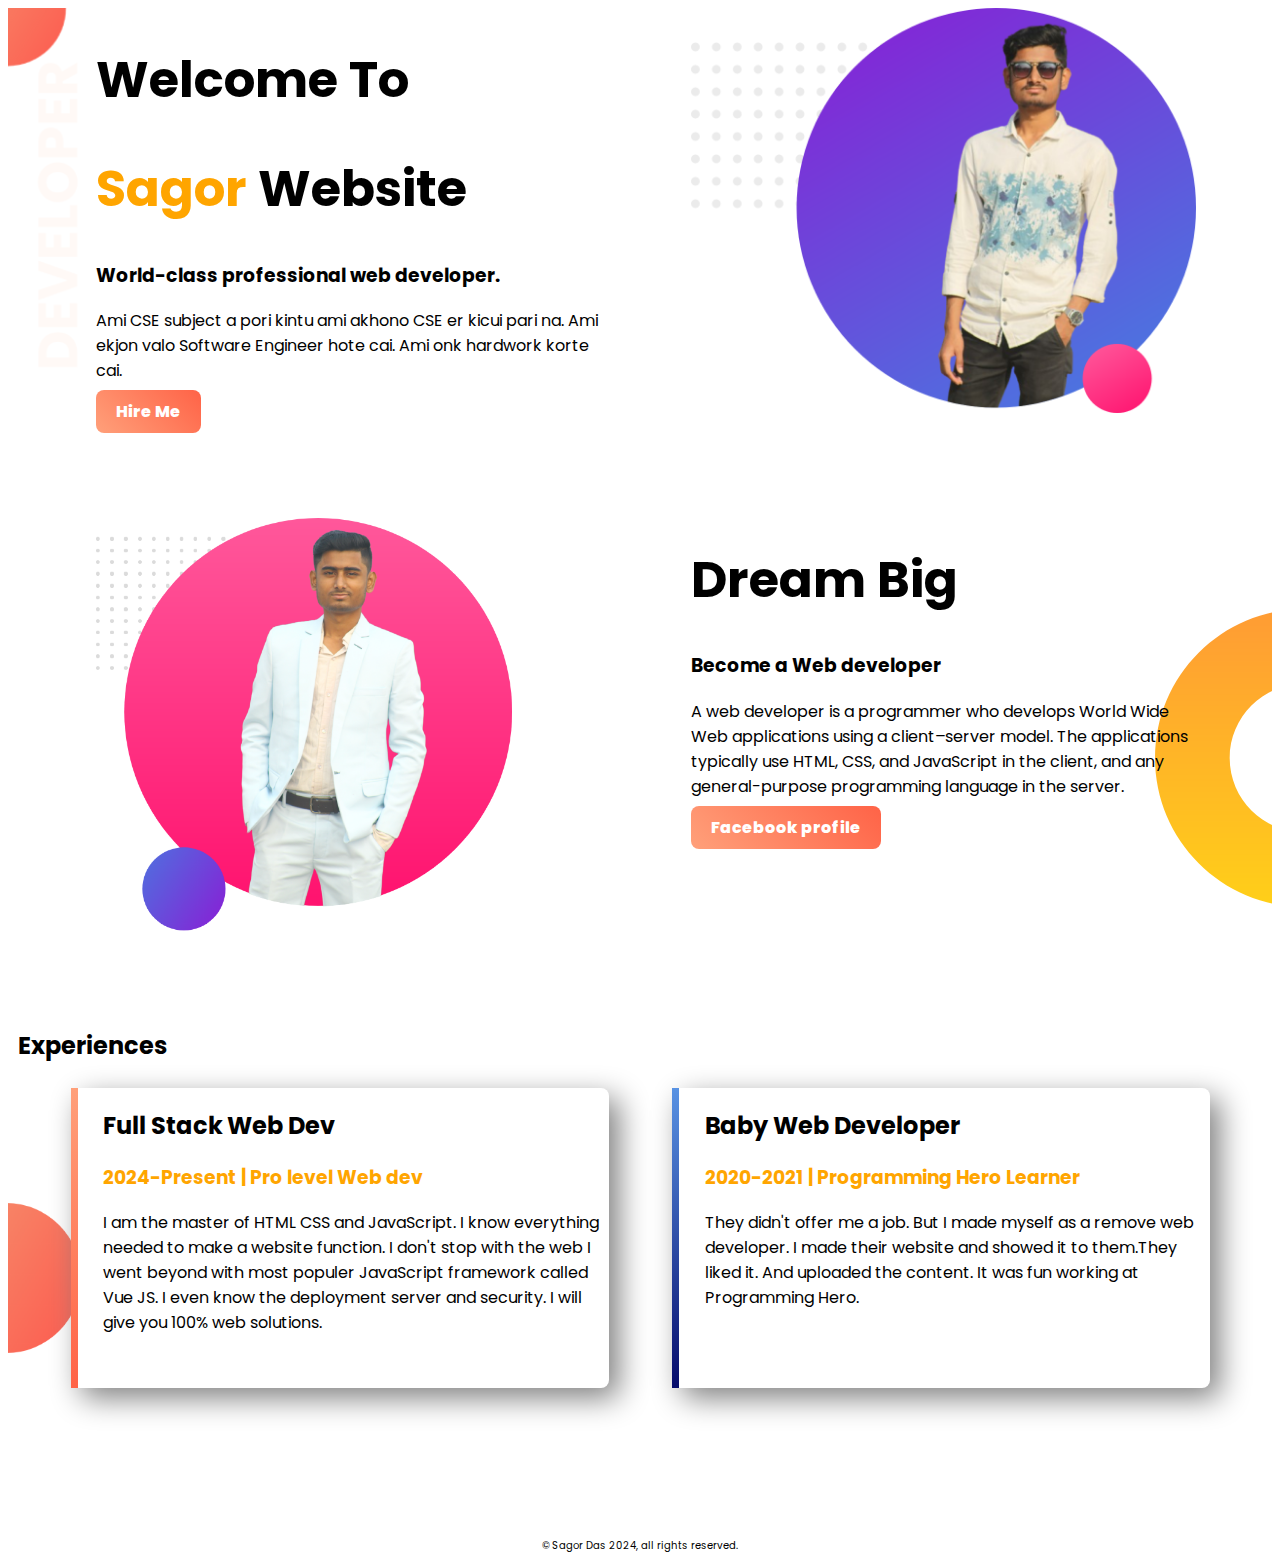
<file: index.html>
<!DOCTYPE html>
<html lang="en">
<head>
    <meta charset="UTF-8">
    <meta name="viewport" content="width=device-width, initial-scale=1.0">
    <title>Sagor Website</title>
    <link href="https://fonts.googleapis.com/css2?family=Poppins:wght@300&display=swap" rel="stylesheet">
    <link rel="stylesheet" href="index.css">
</head>
    <body>
        <section class="top-banner">
            <div class="half-width">
                <h1>Welcome To</h1>
                <h1><span class="orange-highlight">Sagor</span> Website</h1>
                <h3>World-class professional web developer.</h3>
                <p>Ami CSE subject a pori kintu ami akhono CSE er kicui pari na. Ami ekjon valo Software Engineer hote cai. Ami onk hardwork korte cai.</p>
                <a class="link-button" target="_blank" href="https://www.facebook.com/profile.php?id=100013948213075">Hire Me</a>
            </div> 
            <div class="half-width">
                <img src="Images\image 12 (1).png" alt="">
            </div>
        </section>
        <section  class="middle-banner">
            <div class="half-width">
                <img src="Images\poster-pic.png" alt="">
            </div>
            <div class="half-width">
                <h1>Dream Big</h1>
                <h3>Become a Web developer</h3>  
                <p>A web developer is a programmer who develops World Wide Web applications using a client–server model. The applications typically use HTML, CSS, and JavaScript in the client, and any general-purpose programming language in the server.</p> 
                <a class="link-button" target="_blank" href="https://www.facebook.com/profile.php?id=100013948213075">Facebook profile</a> 
            </div>
        </section>
        <section class="last-border">
            <h2 class="obola">Experiences </h2> 
                <div id="first-stack" class="half-width single-experience">
                    <h2>Full Stack Web Dev</h2>
                    <h3 class="orange-highlight">2024-Present | Pro level Web dev</h3>
                    <p>I am the master of HTML CSS and JavaScript. I know everything needed to make a website function. I don't stop with the web I went beyond with most populer JavaScript framework called Vue JS. I even know the deployment server and security. I will give you 100% web solutions.</p>
                </div>

                <div id="baby-web" class="half-width single-experience">
                    <h2>Baby Web Developer</h2>
                    <h3 class="orange-highlight">2020-2021 | Programming Hero Learner</h3>
                    <p>They didn't offer me a job. But I made myself as a remove web developer. I made their website and showed it to them.They liked it. And uploaded the content. It was fun working at Programming Hero.</p>
                </div>
        </section>
        <footer>
            <p>© Sagor Das 2024, all rights reserved.</p>
        </footer>
    </body>
</html>
</file>
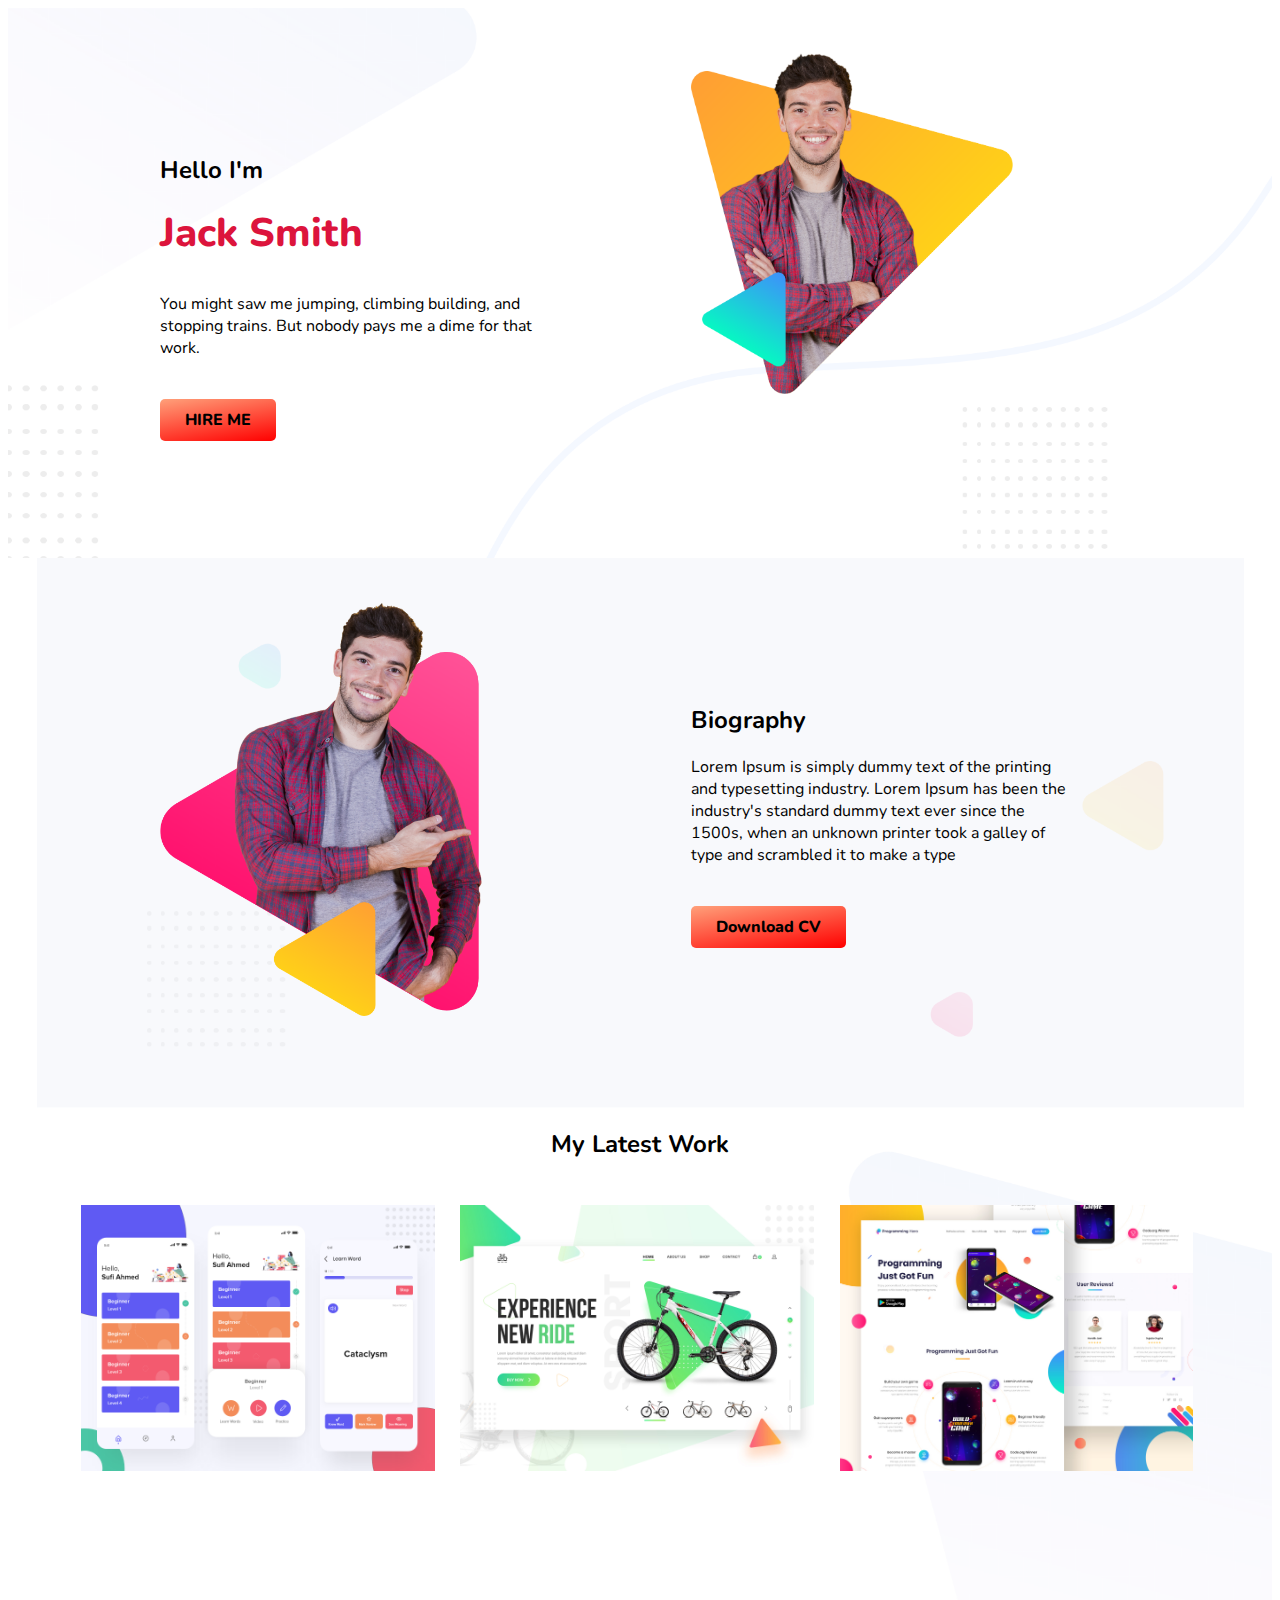
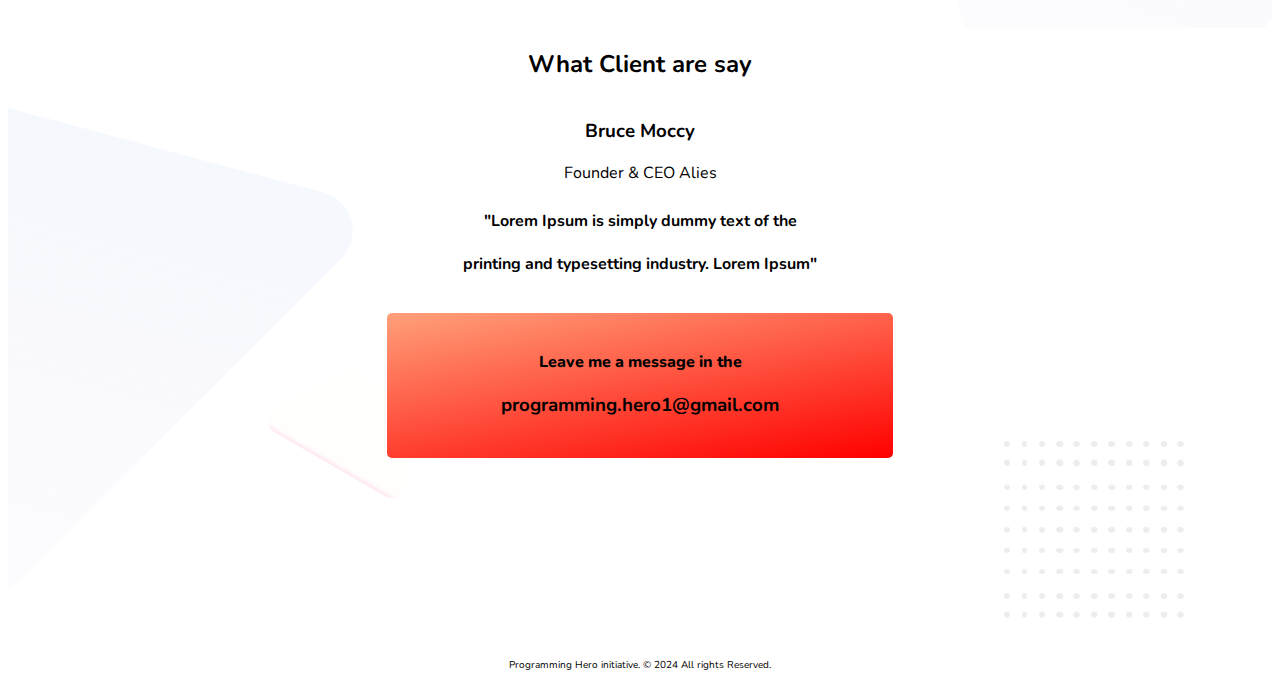
<file: work.html>
<!DOCTYPE html>
<html lang="en">
<head>
    <meta charset="UTF-8">
    <meta name="viewport" content="width=device-width, initial-scale=1.0">
    <title>Document</title>
    <link href="https://fonts.googleapis.com/css2?family=Nunito:ital,wght@0,200..1000;1,200..1000&display=swap" rel="stylesheet">
    <link rel="stylesheet" href="work.css">

</head>
<body>
    <section id="first-boder" class="top-banner">
        <div id="first" class="half-width">
            <h2>Hello I'm</h2>
            <h2 class="word-color">Jack Smith</h2>
            <p class="text">You might saw me jumping, climbing building, and stopping trains. But nobody pays me a dime for that work.</p>
            <a class="button" href="">HIRE ME</a>
        </div>
        <div class="half-width">
            <img src="Images/peter.png" alt="">

        </div>
    </section>

    <section id="second-boder" class="second-banner">
        <div  class="half-width">
            <img src="Images/peter_dream.png" alt="">
        </div>
        <div id="second" class="half-width"> 
            <h2>Biography</h2>
            <p class="text">Lorem Ipsum is simply dummy text of the printing and typesetting industry. Lorem Ipsum has been the industry's standard dummy text ever since the 1500s, when an unknown printer took a galley of type and scrambled it to make a type</p>
            <a class="button" href="">Download CV</a>
        </div>
    </section>

    <section id="third-boder" class="third-banner">
        <div>
            <h2 class="word-pos">My Latest Work</h2>
        </div>
        <div id="img-one" class="img-pos">
            <img src="Images/work-1.png" alt="">
        </div>
        <div id="img-two" class="img-pos">
            <img src="Images/work-2.jpg" alt="">
        </div>
        <div class="img-pos">
            <img src="Images/work-3.jpg" alt="">
        </div>
    </section>

    <section id="forth-border" class="forth-banner">
        <h2 id="what" class="word-pos">What Client are say</h2>
        <div class="bruce" >
            <h3 class="word-pos">Bruce Moccy</h3>
            <p id="founder" class="word-pos">Founder & CEO Alies</p>
            <h4 class="word-pos">"Lorem Ipsum is simply dummy text of the</h4>
            <h4 class="word-pos">printing and typesetting industry. Lorem Ipsum"</h4>
        </div>
        <div class="button-last" >
            <a id="decoration" target="_blank" href=""><p class="word-pos">Leave me a message in the</p>
            <h3 class="word-pos">programming.hero1@gmail.com</h3></a>
        </div>

    </section>

    <footer>
        <p>Programming Hero initiative. © 2024 All rights Reserved.</p>
    </footer>

    
</body>
</html>
</file>
<file: index.css>
body{
        font-family: "Poppins", sans-serif;
  
}


h1{
    font-size: 50px;

}
.orange-highlight{
    color: orange;
    
}
.half-width{
    width: 40%;
    float: left;
    margin-left: 5%;
    padding-left: 2%;
  
}
.half-width img{
    width: 100%;
}
.top-banner{
    background-image: url("Images/top-banner.png");
    background-repeat: no-repeat;
    height: 500px;
}

.link-button{
    text-decoration: none;
    padding: 10px 20px;
    color: white;
    border-radius: 8px;
    background-image: linear-gradient(45deg, lightsalmon,tomato);
    font-weight: 800;
}

.middle-banner{
    height: 500px;
    background-image: url("Images/dream-bg.png");
    background-repeat: no-repeat;
    background-position: right;
}
.middle-banner img{
    margin-top: 2%;
    width: 85%;
    height: auto;
}
.last-border{
    height: 500px;
    background-image: url("Images/exp-bg.png");
    background-repeat: no-repeat;
    background-position: left;
    background-size: 5.8%;
   
}
.obola{
    margin-left: 10px;
}
.single-experience{
    box-shadow: 10px 10px 30px gray;
    height: 60%;
    border-radius: 8px;
    margin-top: 5px;
    background-color: white;

}
#first-stack{
    border-left: 7px solid;
    border-image: linear-gradient(180deg, lightsalmon,tomato);
    border-image-slice: 1;
    
}
#baby-web{
    border-left: 7px solid;
    border-image: linear-gradient(180deg, rgb(89, 147, 228),rgb(5, 11, 107));
    border-image-slice: 1 ;
}
footer p{
    text-align: center;
    font-size: 10px;
}
</file>
<file: work.css>
body{
    font-family: "Nunito", sans-serif;
}
.top-banner{
    background-image: url("Images/header-bg.png");
    background-repeat: no-repeat;
    background-size: cover;
    background-position: center;
    
}
#first-boder{
    height:550px;
}
.half-width{
    margin-left: 10%;
    margin-top: 3%;
    padding-left: 2%;
    width: 30%;
    float: left;

}
#first{
    margin-top: 10%;
    margin-left: 10%;
}
.half-width img{
    margin-top: 2%;
    width: 85%;
    height: auto;
}
.word-color{
    color: crimson;
    font-weight: 800;
    font-size: 250%;
    margin-top: 0;
}
.text{
    margin-bottom: 50px;
}
.button{
    text-decoration: none;
    padding: 10px 25px;
    color: black;
    border-radius: 5px;
    background-image: linear-gradient(170deg,lightsalmon,red);
    font-weight: 800;
    
}
#second{
    margin-top: 10%;
    margin-left: 10%;
       
}
.second-banner{
    background-image: url("Images/biography-bg.png");
    background-repeat: no-repeat;
    background-position: center;
    background-size: contain;
    
}
#second-boder{
   height: 550px; 
}
.third-banner{
    background-image: url("Images/latest-work-bg.png");
    background-repeat: no-repeat;
    background-position: center;
    background-size: cover;
    height: 500px;
}
.word-pos{
    text-align: center;
}
.img-pos{
    margin-top: 2%;
    padding-left: 2%;
    width: 20%;
    float: left;
    margin-left: 3%;
    
}
.img-pos img{
    padding-left: 2%;
    float: left;
    width: 140%;
    margin-left: 2%;
    
}
#img-one{
    margin-right: 5%;
    }
#img-two{
    margin-right: 5%;
}
.forth-banner{
    background-image: url("Images/footer-bg.png");
    background-repeat: no-repeat;
    background-size: cover;
    background-position: center;

    height: 600px;
}   
#what{
    margin-bottom: 3%;
} 
#founder{
    margin-bottom: 2%;
}
.bruce{
    margin-bottom: 3%;
}
.button-last{   
    border-radius: 5px;
    background-image: linear-gradient(170deg,lightsalmon,red);
    margin-left: 30%;
    margin-right: 30%;
    font-weight: 800;
}
#decoration{
   text-decoration: none; 
   color: black;
   padding: 10px 20px;
}
footer p{
    text-align: center;
    font-size: 10px;
}
</file>
